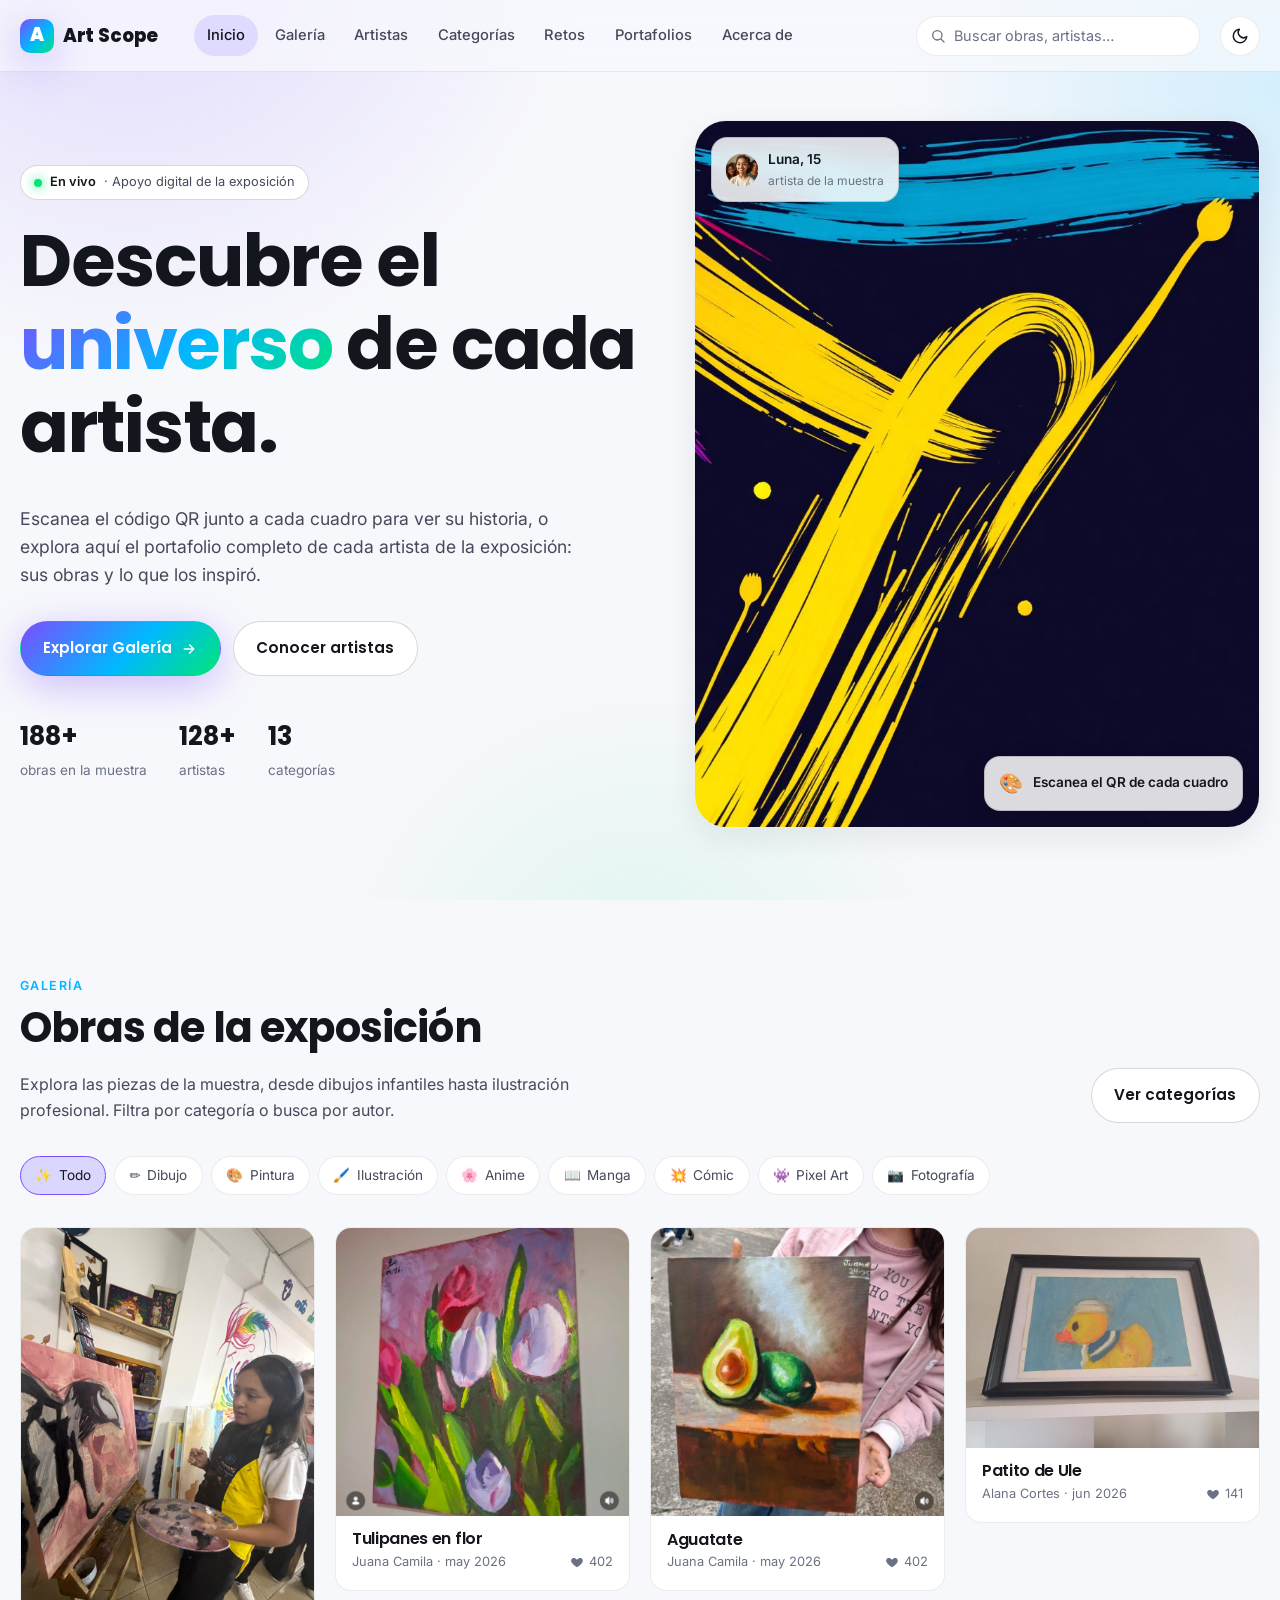
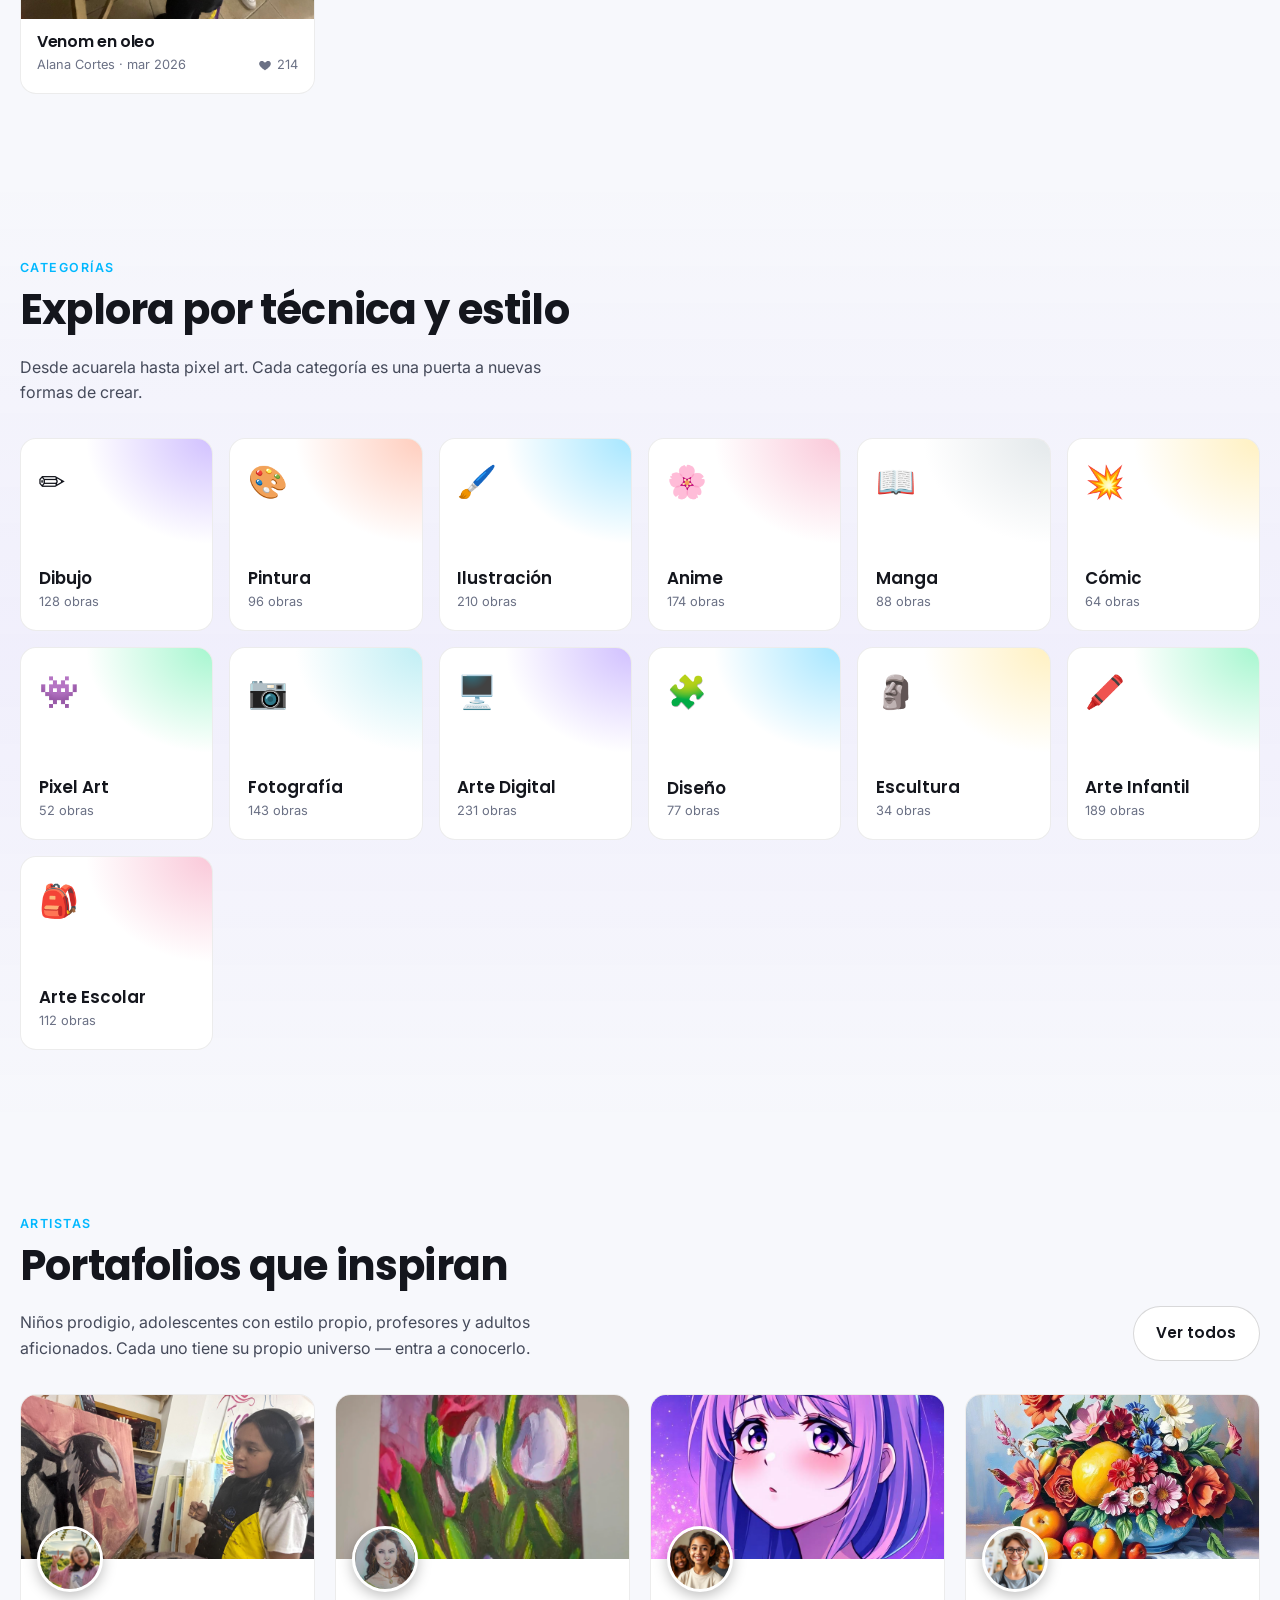
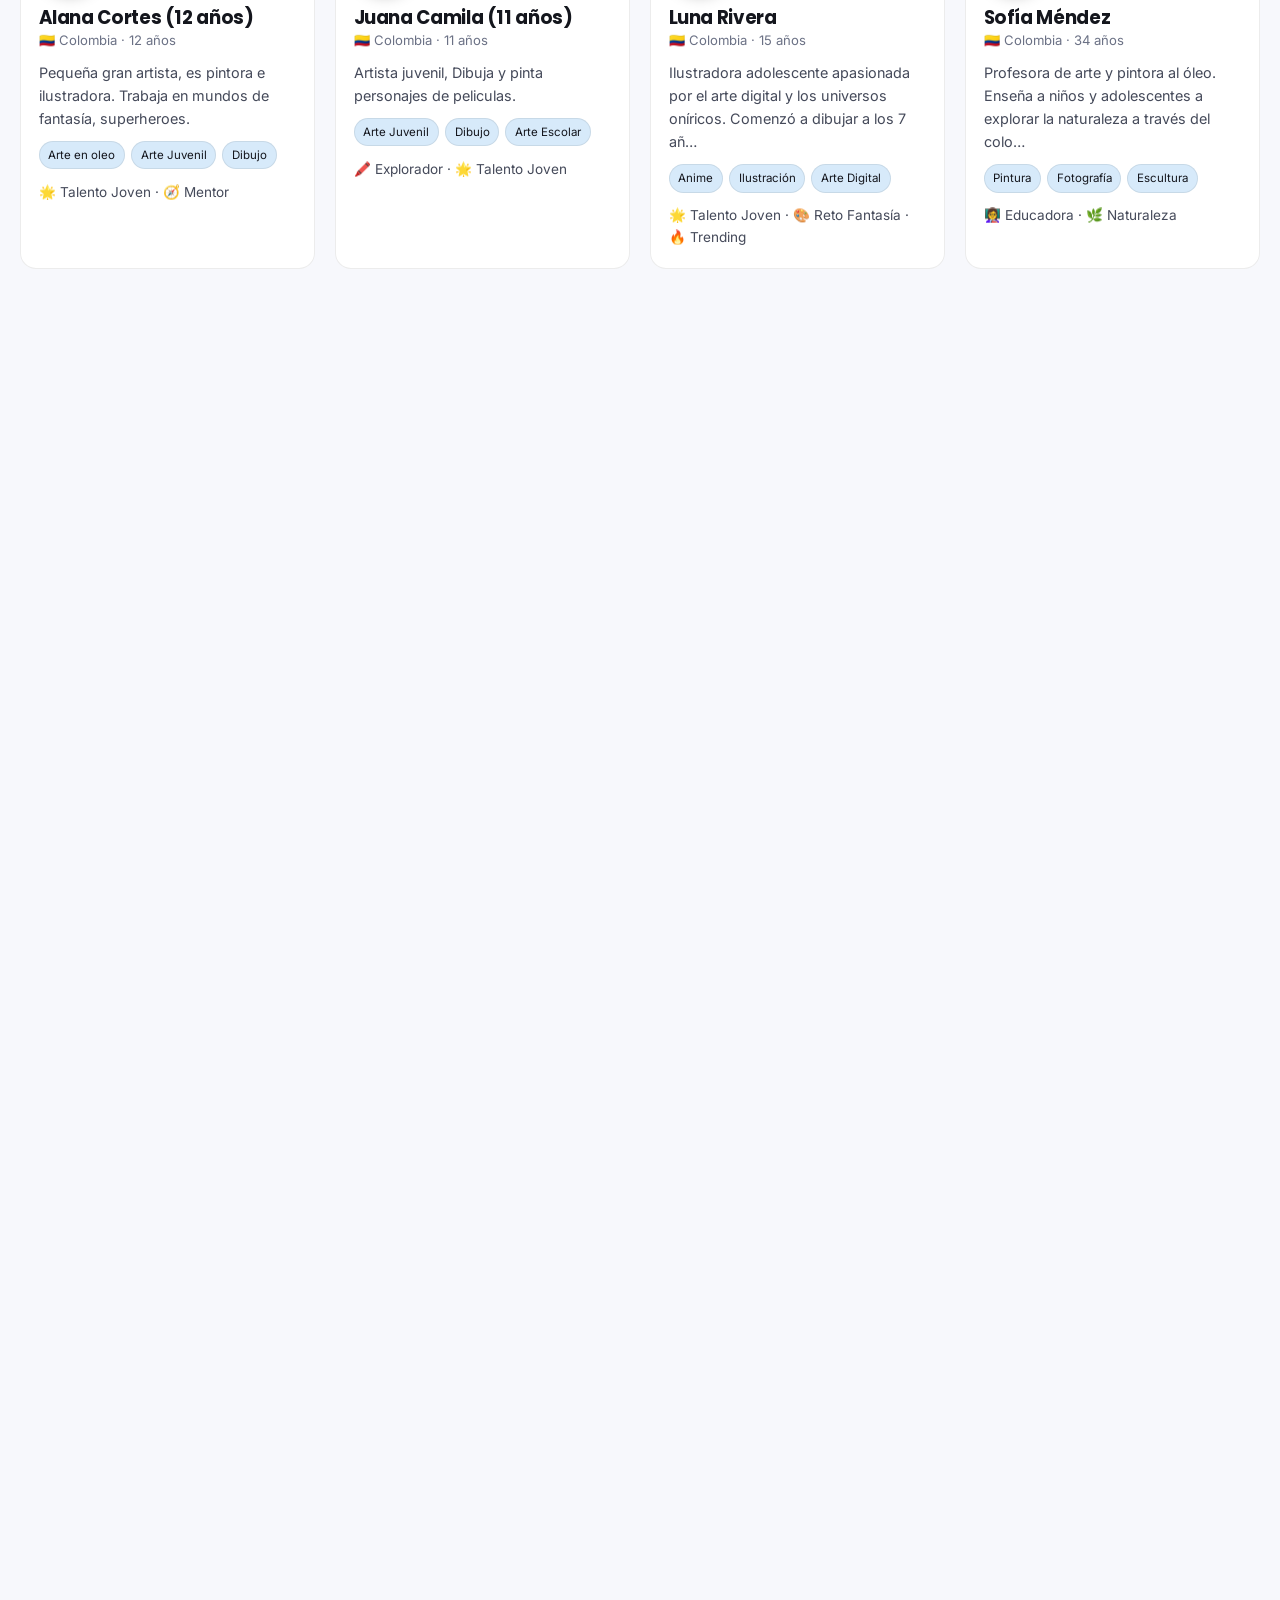
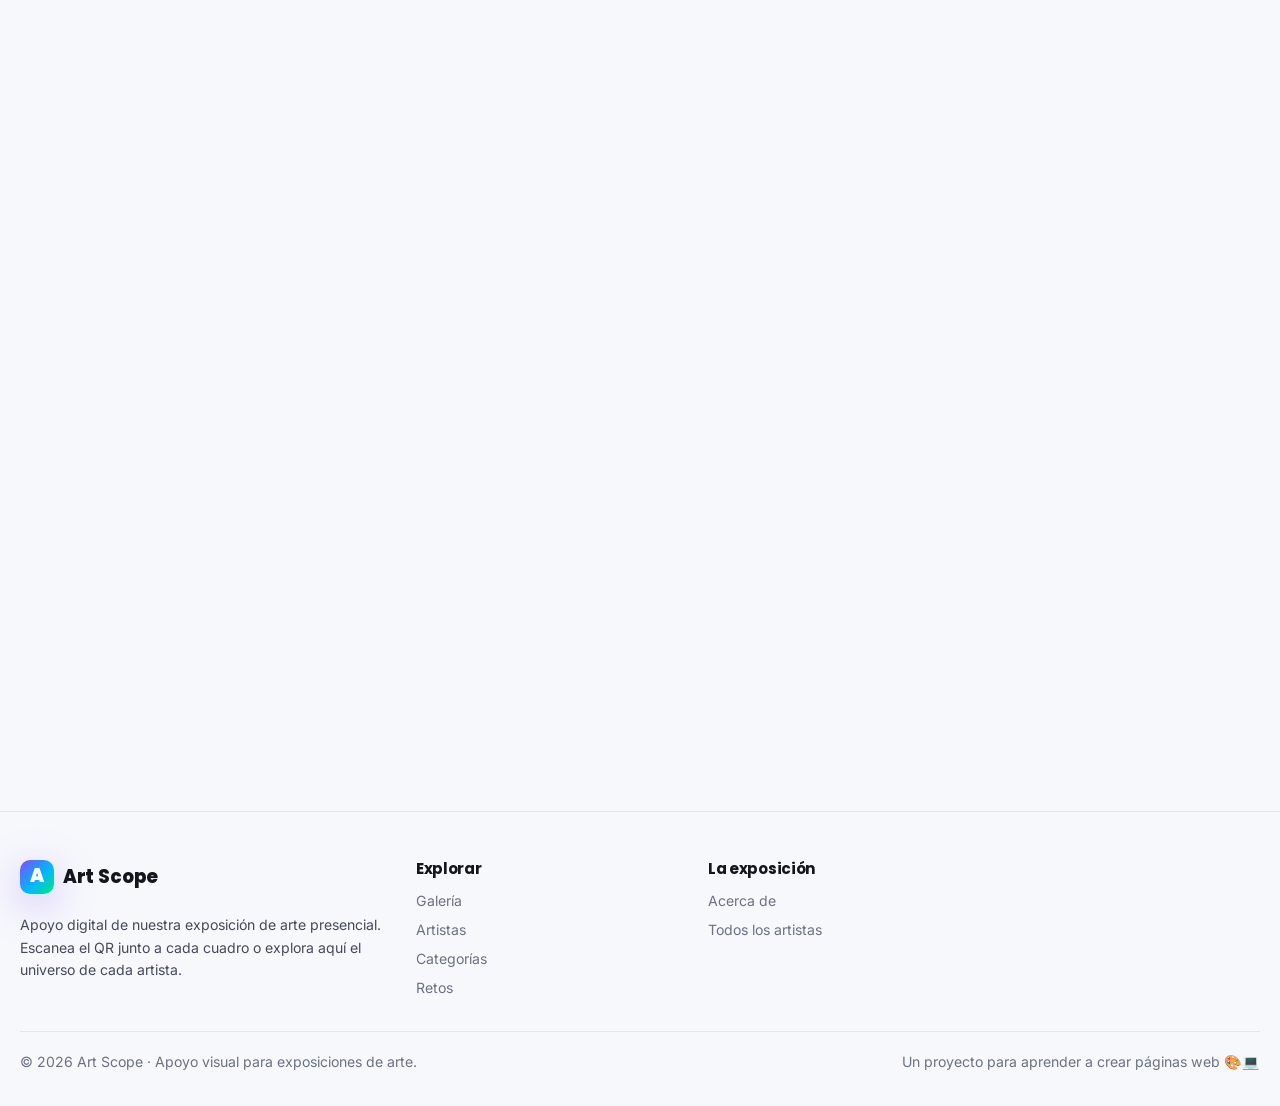
<file: public/artscope/index.html>
<!doctype html>
<html lang="es">
<head>
  <meta charset="utf-8" />
  <meta name="viewport" content="width=device-width, initial-scale=1" />
  <title>Art Scope — Exposición de arte y portafolios de nuestros artistas</title>
  <meta name="description" content="Art Scope es el apoyo digital de nuestra exposición de arte: descubre el universo de cada artista, su portafolio y la historia detrás de cada obra." />
  <meta name="theme-color" content="#0F1117" />

  <meta property="og:type" content="website" />
  <meta property="og:title" content="Art Scope — Descubre el universo de cada artista" />
  <meta property="og:description" content="Apoyo digital de nuestra exposición de arte: portafolios, obras e historias de cada artista." />
  <meta property="og:image" content="assets/illustrations/hero.jpg" />
  <meta name="twitter:card" content="summary_large_image" />

  <link rel="preconnect" href="https://fonts.googleapis.com" />
  <link rel="preconnect" href="https://fonts.gstatic.com" crossorigin />
  <link href="https://fonts.googleapis.com/css2?family=Inter:wght@400;500;600;700&family=Poppins:wght@500;600;700;800&display=swap" rel="stylesheet" />

  <link rel="stylesheet" href="css/style.css" />
  <link rel="stylesheet" href="css/animations.css" />
  <link rel="stylesheet" href="css/responsive.css" />
</head>
<body>

  <a href="#main" class="btn btn--ghost" style="position:absolute;left:-9999px;top:0" onfocus="this.style.left='1rem';this.style.top='1rem';this.style.zIndex='999'" onblur="this.style.left='-9999px'">Saltar al contenido</a>

  <!-- ============ NAV ============ -->
  <header class="nav" data-open="false">
    <div class="container nav__inner">
      <a href="#top" class="logo" aria-label="Art Scope inicio">
        <span class="logo__mark" aria-hidden="true"><span>A</span></span>
        Art Scope
      </a>

      <nav aria-label="Principal">
        <ul class="nav__menu">
          <li><a href="#top" class="is-active">Inicio</a></li>
          <li><a href="#galeria">Galería</a></li>
          <li><a href="#artistas">Artistas</a></li>
          <li><a href="#categorias">Categorías</a></li>
          <li><a href="#retos">Retos</a></li>
          <li><a href="#portafolios">Portafolios</a></li>
          <li><a href="#acerca">Acerca de</a></li>
        </ul>
      </nav>

      <div class="nav__spacer"></div>

      <label class="search" role="search">
        <svg viewBox="0 0 24 24" fill="none" stroke="currentColor" stroke-width="2" stroke-linecap="round" stroke-linejoin="round" aria-hidden="true">
          <circle cx="11" cy="11" r="7"/><line x1="21" y1="21" x2="16.65" y2="16.65"/>
        </svg>
        <input id="search-input" type="search" placeholder="Buscar obras, artistas…" aria-label="Buscar" />
      </label>

      <button id="theme-toggle" class="icon-btn" type="button" aria-label="Cambiar tema">
        <svg viewBox="0 0 24 24" fill="none" stroke="currentColor" stroke-width="2" stroke-linecap="round" stroke-linejoin="round" aria-hidden="true"><circle cx="12" cy="12" r="4"/><path d="M12 2v2M12 20v2M4.93 4.93l1.41 1.41M17.66 17.66l1.41 1.41M2 12h2M20 12h2M4.93 19.07l1.41-1.41M17.66 6.34l1.41-1.41"/></svg>
      </button>

      <button class="nav__toggle" type="button" aria-controls="nav-menu" aria-expanded="false" aria-label="Abrir menú">
        <span aria-hidden="true"></span>
      </button>
    </div>
  </header>

  <main id="main">

    <!-- ============ HERO ============ -->
    <section class="hero" id="top">
      <div class="container hero__grid">
        <div>
          <span class="hero__eyebrow"><span class="dot" aria-hidden="true"></span> <b>En vivo</b> · Apoyo digital de la exposición</span>
          <h1>Descubre el <span class="grad">universo</span> de cada artista.</h1>
          <p class="hero__lead">
            Escanea el código QR junto a cada cuadro para ver su historia, o
            explora aquí el portafolio completo de cada artista de la
            exposición: sus obras y lo que los inspiró.
          </p>
          <div class="hero__cta">
            <a href="#galeria" class="btn btn--primary">
              Explorar Galería
              <svg width="16" height="16" viewBox="0 0 24 24" fill="none" stroke="currentColor" stroke-width="2.4" stroke-linecap="round" stroke-linejoin="round" aria-hidden="true"><path d="M5 12h14M13 6l6 6-6 6"/></svg>
            </a>
            <a href="#artistas" class="btn btn--ghost">Conocer artistas</a>
          </div>
          <div class="hero__stats" role="list">
            <div class="hero__stat" role="listitem"><b id="stat-works">—</b><span>obras en la muestra</span></div>
            <div class="hero__stat" role="listitem"><b id="stat-artists">—</b><span>artistas</span></div>
            <div class="hero__stat" role="listitem"><b id="stat-cats">—</b><span>categorías</span></div>
          </div>
        </div>

        <div class="hero__art" aria-hidden="false">
          <img src="assets/illustrations/hero.jpg" alt="Ilustración abstracta con trazos de pincel de colores" width="1536" height="1024" fetchpriority="high" />
          <div class="hero__badge hero__badge--top">
            <img class="avatar" src="assets/images/artist1.jpg" alt="" />
            <div>
              <div style="font-weight:600">Luna, 15</div>
              <div style="color:var(--text-mute);font-size:.75rem">artista de la muestra</div>
            </div>
          </div>
          <div class="hero__badge hero__badge--bot">
            <span style="font-size:1.2rem">🎨</span>
            <div style="font-weight:600">Escanea el QR de cada cuadro</div>
          </div>
        </div>
      </div>
    </section>

    <!-- ============ GALERÍA ============ -->
    <section class="section" id="galeria">
      <div class="container">
        <header class="section__head reveal">
          <div>
            <div class="eyebrow">Galería</div>
            <h2>Obras de la exposición</h2>
            <p>Explora las piezas de la muestra, desde dibujos infantiles hasta ilustración profesional. Filtra por categoría o busca por autor.</p>
          </div>
          <a href="#categorias" class="btn btn--ghost">Ver categorías</a>
        </header>

        <div id="gallery-filters" class="filters" role="tablist" aria-label="Filtros de galería"></div>
        <div id="gallery-grid" class="gallery" aria-live="polite">
          <div class="skeleton"></div><div class="skeleton" style="min-height:280px"></div>
          <div class="skeleton" style="min-height:200px"></div><div class="skeleton" style="min-height:260px"></div>
        </div>
      </div>
    </section>

    <!-- ============ CATEGORÍAS ============ -->
    <section class="section" id="categorias" style="background:linear-gradient(180deg,transparent,rgba(124,77,255,.05),transparent)">
      <div class="container">
        <header class="section__head reveal">
          <div>
            <div class="eyebrow">Categorías</div>
            <h2>Explora por técnica y estilo</h2>
            <p>Desde acuarela hasta pixel art. Cada categoría es una puerta a nuevas formas de crear.</p>
          </div>
        </header>
        <div id="categories-grid" class="cat-grid" aria-label="Categorías de arte"></div>
      </div>
    </section>

    <!-- ============ ARTISTAS ============ -->
    <section class="section" id="artistas">
      <div class="container">
        <header class="section__head reveal">
          <div>
            <div class="eyebrow">Artistas</div>
            <h2>Portafolios que inspiran</h2>
            <p>Niños prodigio, adolescentes con estilo propio, profesores y adultos aficionados. Cada uno tiene su propio universo — entra a conocerlo.</p>
          </div>
          <a href="#portafolios" class="btn btn--ghost">Ver todos</a>
        </header>
        <div id="artists-grid" class="artist-grid"></div>
      </div>
    </section>

    <!-- ============ RETOS ============ -->
    <section class="section" id="retos">
      <div class="container">
        <header class="section__head reveal">
          <div>
            <div class="eyebrow">Retos creativos</div>
            <h2>Desafíos mensuales para practicar</h2>
            <p>Un tema cada mes para inspirarte. Participa y publica tu versión en la galería.</p>
          </div>
        </header>
        <div id="challenges-grid" class="challenge-grid"></div>
      </div>
    </section>

    <!-- ============ PORTAFOLIOS CTA ============ -->
    <section class="section" id="portafolios">
      <div class="container">
        <div class="pf-cta reveal">
          <div>
            <div class="eyebrow">Portafolios</div>
            <h2 style="margin-bottom:.6rem">Cada artista tiene su propio universo.</h2>
            <p>Entra al portafolio de cada creador para ver todas sus obras, su historia y lo que lo inspira. Síguelo desde el QR junto a cada cuadro o explóralo aquí mismo.</p>
            <div class="hero__cta" style="margin-top:1.2rem">
              <a class="btn btn--yellow" href="#artistas">Explorar artistas</a>
              <a class="btn btn--ghost" href="#galeria">Ver galería completa</a>
            </div>
          </div>
          <div id="pf-avatars" class="pf-cta__list" aria-label="Artistas destacados"></div>
        </div>
      </div>
    </section>

    <!-- ============ ACERCA ============ -->
    <section class="section" id="acerca">
      <div class="container">
        <header class="section__head reveal">
          <div>
            <div class="eyebrow">Acerca de</div>
            <h2>Un espacio seguro, creativo y para todos</h2>
            <p>Diseñamos Art Scope pensando en familias, escuelas y artistas independientes. Sin distracciones, sin anuncios invasivos.</p>
          </div>
        </header>
        <div class="about-grid">
          <div class="about-card reveal" data-delay="1">
            <div class="about-card__icon" aria-hidden="true">🛡️</div>
            <h3>Seguro para menores</h3>
            <p>Espacio moderado, sin mensajería privada. Pensado para que niños y niñas exploren con tranquilidad.</p>
          </div>
          <div class="about-card reveal" data-delay="2">
            <div class="about-card__icon" aria-hidden="true">🎓</div>
            <h3>Educativo</h3>
            <p>Retos, tutoriales y colecciones curadas por profesores de arte que acompañan tu aprendizaje.</p>
          </div>
          <div class="about-card reveal" data-delay="3">
            <div class="about-card__icon" aria-hidden="true">🌍</div>
            <h3>Todas las edades</h3>
            <p>Artistas de distintas edades y países exponiendo juntos. Muchas voces, muchos estilos, una sola exposición.</p>
          </div>
        </div>
      </div>
    </section>

  </main>

  <!-- ============ FOOTER ============ -->
  <footer class="footer">
    <div class="container">
      <div class="footer__grid">
        <div>
          <a href="#top" class="logo" style="margin-bottom:.8rem">
            <span class="logo__mark" aria-hidden="true"><span>A</span></span>
            Art Scope
          </a>
          <p style="margin-top:.5rem">Apoyo digital de nuestra exposición de arte presencial. Escanea el QR junto a cada cuadro o explora aquí el universo de cada artista.</p>
        </div>
        <div>
          <h4>Explorar</h4>
          <ul>
            <li><a href="#galeria">Galería</a></li>
            <li><a href="#artistas">Artistas</a></li>
            <li><a href="#categorias">Categorías</a></li>
            <li><a href="#retos">Retos</a></li>
          </ul>
        </div>
        <div>
          <h4>La exposición</h4>
          <ul>
            <li><a href="#acerca">Acerca de</a></li>
            <li><a href="#artistas">Todos los artistas</a></li>
          </ul>
        </div>
      </div>
      <div class="footer__bottom">
        <div>© <span id="year">2026</span> Art Scope · Apoyo visual para exposiciones de arte.</div>
        <div>Un proyecto para aprender a crear páginas web 🎨💻</div>
      </div>
    </div>
  </footer>

  <div id="toast" class="toast" role="status" aria-live="polite"></div>

  <script type="module" src="js/main.js"></script>
</body>
</html>
</file>
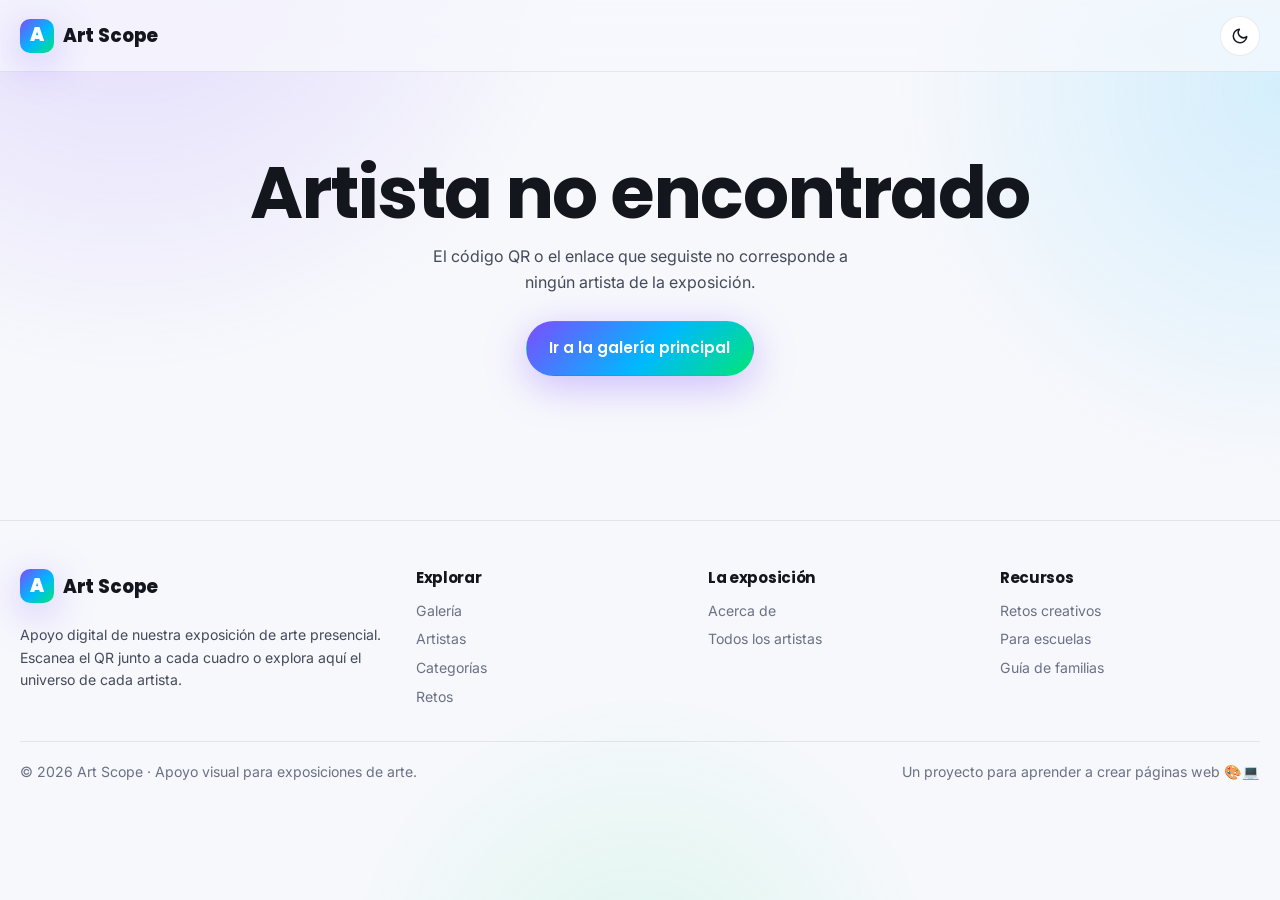
<file: public/artscope/artista.html>
<!doctype html>
<html lang="es">
<head>
  <meta charset="utf-8" />
  <meta name="viewport" content="width=device-width, initial-scale=1" />
  <title>Artista — Art Scope</title>
  <meta name="description" content="Entra al universo de este artista: su historia, su portafolio y todas sus obras en la exposición." />
  <meta name="theme-color" content="#0F1117" />

  <meta property="og:type" content="profile" />
  <meta name="twitter:card" content="summary_large_image" />

  <link rel="preconnect" href="https://fonts.googleapis.com" />
  <link rel="preconnect" href="https://fonts.gstatic.com" crossorigin />
  <link href="https://fonts.googleapis.com/css2?family=Inter:wght@400;500;600;700&family=Poppins:wght@500;600;700;800&display=swap" rel="stylesheet" />

  <link rel="stylesheet" href="css/style.css" />
  <link rel="stylesheet" href="css/animations.css" />
  <link rel="stylesheet" href="css/responsive.css" />
</head>
<body>

  <a href="#main" class="btn btn--ghost" style="position:absolute;left:-9999px;top:0" onfocus="this.style.left='1rem';this.style.top='1rem';this.style.zIndex='999'" onblur="this.style.left='-9999px'">Saltar al contenido</a>

  <!-- ============ NAV ============ -->
  <header class="nav">
    <div class="container nav__inner">
      <a href="index.html" class="logo" aria-label="Art Scope inicio">
        <span class="logo__mark" aria-hidden="true"><span>A</span></span>
        Art Scope
      </a>

      <div class="nav__spacer"></div>

      <button id="theme-toggle" class="icon-btn" type="button" aria-label="Cambiar tema">
        <svg viewBox="0 0 24 24" fill="none" stroke="currentColor" stroke-width="2" stroke-linecap="round" stroke-linejoin="round" aria-hidden="true"><circle cx="12" cy="12" r="4"/><path d="M12 2v2M12 20v2M4.93 4.93l1.41 1.41M17.66 17.66l1.41 1.41M2 12h2M20 12h2M4.93 19.07l1.41-1.41M17.66 6.34l1.41-1.41"/></svg>
      </button>
    </div>
  </header>

  <main id="main">
    <div id="artista-root">
      <!-- ============ PERFIL DEL ARTISTA (rellenado por js/artista.js) ============ -->
      <section class="section" id="perfil" style="padding-top:calc(var(--nav-h) + 2rem)">
        <div class="container">
          <a href="index.html#artistas" class="btn btn--ghost obra-back">
            <svg width="16" height="16" viewBox="0 0 24 24" fill="none" stroke="currentColor" stroke-width="2.4" stroke-linecap="round" stroke-linejoin="round" aria-hidden="true"><path d="M19 12H5M11 18l-6-6 6-6"/></svg>
            Volver a artistas
          </a>

          <div class="obra-artist reveal" id="artista-profile" style="margin-top:2rem" hidden>
            <img class="obra-artist__avatar" id="artista-avatar" src="" alt="" style="width:96px;height:96px" />
            <div>
              <div class="eyebrow" id="artista-eyebrow" style="margin-bottom:.15rem">Universo de artista</div>
              <h1 id="artista-name" style="margin:0 0 .2rem"></h1>
              <div class="artist__country" id="artista-meta"></div>
              <p class="obra-artist__bio" id="artista-bio"></p>
              <div class="artist__specs" id="artista-specs" aria-label="Especialidades"></div>
              <div class="obra-artist__social" id="artista-social" aria-label="Redes sociales del artista"></div>
            </div>
          </div>
        </div>
      </section>

      <section class="section" id="portafolio" style="padding-top:1rem">
        <div class="container">
          <header class="section__head reveal">
            <div>
              <div class="eyebrow">Portafolio</div>
              <h2 id="artista-galeria-title">Obras en la exposición</h2>
              <p>Todas las piezas de este artista que forman parte de la muestra.</p>
            </div>
          </header>
          <div id="artista-gallery" class="gallery" aria-live="polite"></div>
        </div>
      </section>
    </div>
  </main>

  <!-- ============ FOOTER ============ -->
  <footer class="footer">
    <div class="container">
      <div class="footer__grid">
        <div>
          <a href="index.html" class="logo" style="margin-bottom:.8rem">
            <span class="logo__mark" aria-hidden="true"><span>A</span></span>
            Art Scope
          </a>
          <p style="margin-top:.5rem">Apoyo digital de nuestra exposición de arte presencial. Escanea el QR junto a cada cuadro o explora aquí el universo de cada artista.</p>
        </div>
        <div>
          <h4>Explorar</h4>
          <ul>
            <li><a href="index.html#galeria">Galería</a></li>
            <li><a href="index.html#artistas">Artistas</a></li>
            <li><a href="index.html#categorias">Categorías</a></li>
            <li><a href="index.html#retos">Retos</a></li>
          </ul>
        </div>
        <div>
          <h4>La exposición</h4>
          <ul>
            <li><a href="index.html#acerca">Acerca de</a></li>
            <li><a href="index.html#artistas">Todos los artistas</a></li>
          </ul>
        </div>
        <div>
          <h4>Recursos</h4>
          <ul>
            <li><a href="index.html#retos">Retos creativos</a></li>
            <li><a href="index.html#acerca">Para escuelas</a></li>
            <li><a href="index.html#acerca">Guía de familias</a></li>
          </ul>
        </div>
      </div>
      <div class="footer__bottom">
        <div>© <span id="year">2026</span> Art Scope · Apoyo visual para exposiciones de arte.</div>
        <div>Un proyecto para aprender a crear páginas web 🎨💻</div>
      </div>
    </div>
  </footer>

  <div id="toast" class="toast" role="status" aria-live="polite"></div>

  <script type="module" src="js/artista.js"></script>
</body>
</html>
</file>
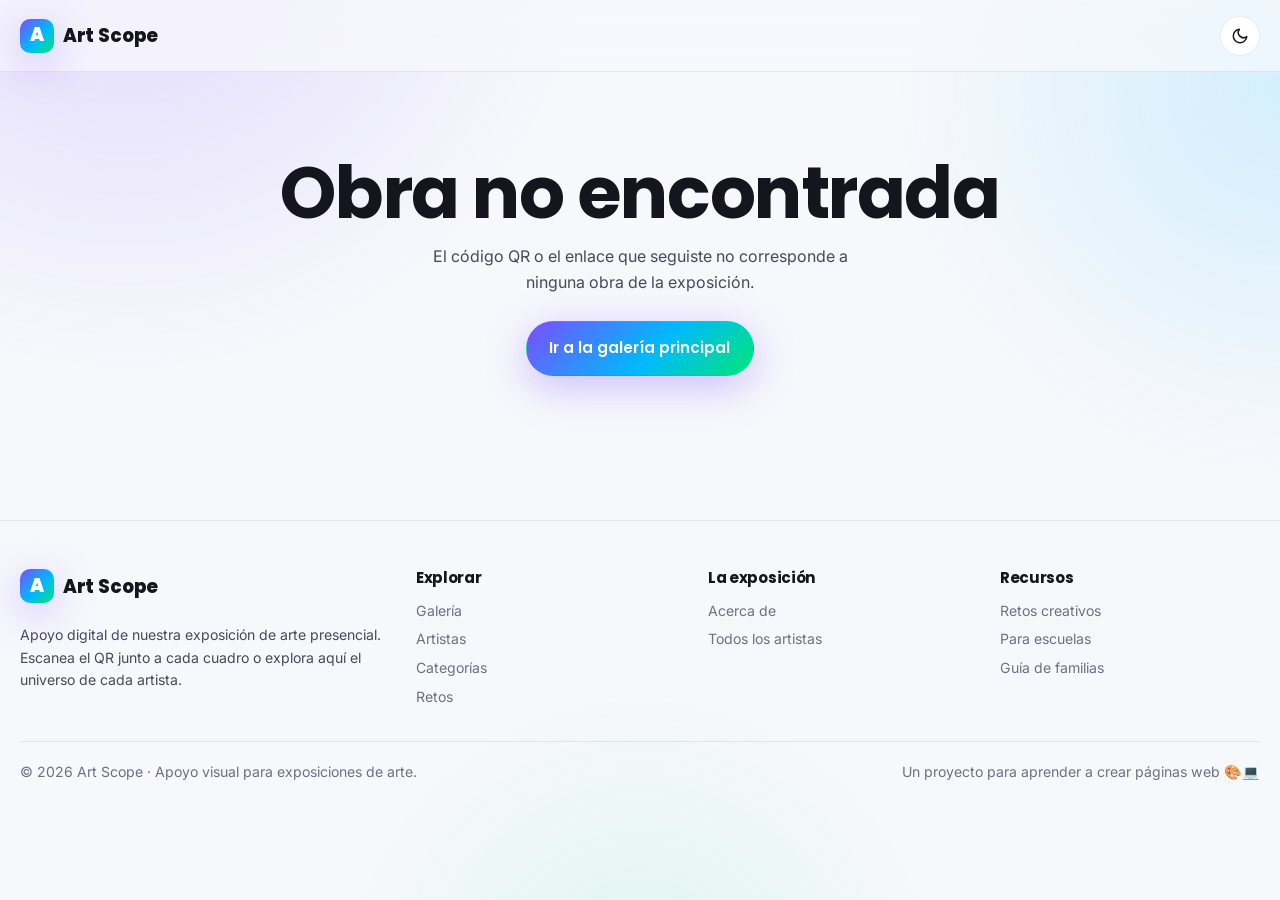
<file: public/artscope/obra.html>
<!doctype html>
<html lang="es">
<head>
  <meta charset="utf-8" />
  <meta name="viewport" content="width=device-width, initial-scale=1" />
  <title>Obra — Art Scope</title>
  <meta name="description" content="Descubre los detalles de esta obra: la técnica, qué inspiró al artista y sus redes sociales." />
  <meta name="theme-color" content="#0F1117" />

  <meta property="og:type" content="article" />
  <meta name="twitter:card" content="summary_large_image" />

  <link rel="preconnect" href="https://fonts.googleapis.com" />
  <link rel="preconnect" href="https://fonts.gstatic.com" crossorigin />
  <link href="https://fonts.googleapis.com/css2?family=Inter:wght@400;500;600;700&family=Poppins:wght@500;600;700;800&display=swap" rel="stylesheet" />

  <link rel="stylesheet" href="css/style.css" />
  <link rel="stylesheet" href="css/animations.css" />
  <link rel="stylesheet" href="css/responsive.css" />
</head>
<body>

  <a href="#main" class="btn btn--ghost" style="position:absolute;left:-9999px;top:0" onfocus="this.style.left='1rem';this.style.top='1rem';this.style.zIndex='999'" onblur="this.style.left='-9999px'">Saltar al contenido</a>

  <!-- ============ NAV ============ -->
  <header class="nav">
    <div class="container nav__inner">
      <a href="index.html" class="logo" aria-label="Art Scope inicio">
        <span class="logo__mark" aria-hidden="true"><span>A</span></span>
        Art Scope
      </a>

      <div class="nav__spacer"></div>

      <button id="theme-toggle" class="icon-btn" type="button" aria-label="Cambiar tema">
        <svg viewBox="0 0 24 24" fill="none" stroke="currentColor" stroke-width="2" stroke-linecap="round" stroke-linejoin="round" aria-hidden="true"><circle cx="12" cy="12" r="4"/><path d="M12 2v2M12 20v2M4.93 4.93l1.41 1.41M17.66 17.66l1.41 1.41M2 12h2M20 12h2M4.93 19.07l1.41-1.41M17.66 6.34l1.41-1.41"/></svg>
      </button>
    </div>
  </header>

  <main id="main">
    <div id="obra-root">
      <!-- ============ DETALLE DE OBRA (rellenado por js/obra.js) ============ -->
      <section class="section" id="detalle" style="padding-top:calc(var(--nav-h) + 2rem)">
        <div class="container">
          <a href="index.html#galeria" class="btn btn--ghost obra-back">
            <svg width="16" height="16" viewBox="0 0 24 24" fill="none" stroke="currentColor" stroke-width="2.4" stroke-linecap="round" stroke-linejoin="round" aria-hidden="true"><path d="M19 12H5M11 18l-6-6 6-6"/></svg>
            Volver a la galería
          </a>

          <div class="obra-detail reveal" style="margin-top:2rem">
            <div class="obra-detail__media">
              <img id="obra-img" src="" alt="" width="900" />
            </div>
            <div class="obra-detail__info">
              <div class="eyebrow" id="obra-cat"></div>
              <h1 id="obra-title"></h1>
              <div class="obra-detail__meta">
                <span id="obra-author"></span>
                <span id="obra-date"></span>
                <span class="card__favs" id="obra-favs"></span>
              </div>
              <p id="obra-desc"></p>

              <div class="obra-detail__block">
                <h3>Qué inspiró esta obra</h3>
                <p id="obra-inspiration"></p>
              </div>

              <div class="obra-detail__block">
                <h3>Materiales y herramientas</h3>
                <ul class="obra-tools" id="obra-tools"></ul>
              </div>

              <div class="obra-detail__block artist__specs" id="obra-tags" aria-label="Etiquetas"></div>
            </div>
          </div>

          <div class="obra-artist reveal" id="obra-artist" hidden>
            <img class="obra-artist__avatar" id="obra-artist-avatar" src="" alt="" />
            <div>
              <div class="eyebrow" style="margin-bottom:.15rem">Sobre el artista</div>
              <h3 id="obra-artist-name" style="margin:0"></h3>
              <p class="obra-artist__bio" id="obra-artist-bio"></p>
              <div class="obra-artist__social" id="obra-artist-social" aria-label="Redes sociales del artista"></div>
              <a id="obra-artist-link" href="#" class="btn btn--ghost" style="margin-top:1rem">
                Ver su portafolio completo
                <svg width="16" height="16" viewBox="0 0 24 24" fill="none" stroke="currentColor" stroke-width="2.4" stroke-linecap="round" stroke-linejoin="round" aria-hidden="true"><path d="M5 12h14M13 6l6 6-6 6"/></svg>
              </a>
            </div>
          </div>
        </div>
      </section>
    </div>
  </main>

  <!-- ============ FOOTER ============ -->
  <footer class="footer">
    <div class="container">
      <div class="footer__grid">
        <div>
          <a href="index.html" class="logo" style="margin-bottom:.8rem">
            <span class="logo__mark" aria-hidden="true"><span>A</span></span>
            Art Scope
          </a>
          <p style="margin-top:.5rem">Apoyo digital de nuestra exposición de arte presencial. Escanea el QR junto a cada cuadro o explora aquí el universo de cada artista.</p>
        </div>
        <div>
          <h4>Explorar</h4>
          <ul>
            <li><a href="index.html#galeria">Galería</a></li>
            <li><a href="index.html#artistas">Artistas</a></li>
            <li><a href="index.html#categorias">Categorías</a></li>
            <li><a href="index.html#retos">Retos</a></li>
          </ul>
        </div>
        <div>
          <h4>La exposición</h4>
          <ul>
            <li><a href="index.html#acerca">Acerca de</a></li>
            <li><a href="index.html#artistas">Todos los artistas</a></li>
          </ul>
        </div>
        <div>
          <h4>Recursos</h4>
          <ul>
            <li><a href="index.html#retos">Retos creativos</a></li>
            <li><a href="index.html#acerca">Para escuelas</a></li>
            <li><a href="index.html#acerca">Guía de familias</a></li>
          </ul>
        </div>
      </div>
      <div class="footer__bottom">
        <div>© <span id="year">2026</span> Art Scope · Apoyo visual para exposiciones de arte.</div>
        <div>Un proyecto para aprender a crear páginas web 🎨💻</div>
      </div>
    </div>
  </footer>

  <div id="toast" class="toast" role="status" aria-live="polite"></div>

  <script type="module" src="js/obra.js"></script>
</body>
</html>
</file>
<file: public/artscope/css/style.css>
/* ==========================================================================
   Art Scope — Design System
   Paleta oscura moderna, tipografía Poppins/Inter, tokens en variables CSS.
   ========================================================================== */

:root {
  /* Colores marca */
  --bg: #0F1117;
  --bg-2: #181A20;
  --surface: #1F222B;
  --surface-2: #262A35;
  --border: rgba(255, 255, 255, 0.08);
  --border-strong: rgba(255, 255, 255, 0.16);

  --text: #F5F7FA;
  --text-dim: #B4B8C5;
  --text-mute: #7B8195;

  --purple: #7C4DFF;
  --blue: #00B8FF;
  --yellow: #FFD54F;
  --green: #00E676;
  --pink: #F06292;
  --orange: #FF7043;

  --grad-hero: linear-gradient(135deg, #7C4DFF 0%, #00B8FF 55%, #00E676 100%);
  --grad-yellow: linear-gradient(135deg, #FFD54F 0%, #FF7043 100%);
  --grad-purple: linear-gradient(135deg, #7C4DFF 0%, #F06292 100%);

  --shadow-sm: 0 4px 14px rgba(0,0,0,.25);
  --shadow-md: 0 10px 30px rgba(0,0,0,.35);
  --shadow-glow: 0 10px 40px rgba(124, 77, 255, .35);

  --radius-sm: 10px;
  --radius: 16px;
  --radius-lg: 24px;
  --radius-xl: 32px;

  --container: 1240px;
  --nav-h: 72px;

  --font-display: "Poppins", system-ui, -apple-system, "Segoe UI", Roboto, sans-serif;
  --font-body: "Inter", system-ui, -apple-system, "Segoe UI", Roboto, sans-serif;

  --ease: cubic-bezier(.2,.7,.2,1);
}

/* Modo claro */
html[data-theme="light"] {
  --bg: #F7F8FC;
  --bg-2: #FFFFFF;
  --surface: #FFFFFF;
  --surface-2: #F0F2F8;
  --border: rgba(15, 17, 23, 0.08);
  --border-strong: rgba(15, 17, 23, 0.16);
  --text: #14161D;
  --text-dim: #454A5A;
  --text-mute: #6B7185;
  --shadow-md: 0 10px 30px rgba(20, 22, 29, .08);
}

/* Reset */
*,
*::before,
*::after { box-sizing: border-box; }

html {
  scroll-behavior: smooth;
  -webkit-text-size-adjust: 100%;
}

body {
  margin: 0;
  font-family: var(--font-body);
  background: var(--bg);
  color: var(--text);
  line-height: 1.6;
  min-height: 100dvh;
  -webkit-font-smoothing: antialiased;
  overflow-x: hidden;
}

body::before {
  /* Fondo decorativo suave con blobs de color */
  content: "";
  position: fixed;
  inset: 0;
  z-index: -1;
  background:
    radial-gradient(60vw 60vw at 10% -10%, rgba(124,77,255,.18), transparent 60%),
    radial-gradient(50vw 50vw at 100% 10%, rgba(0,184,255,.14), transparent 60%),
    radial-gradient(40vw 40vw at 50% 110%, rgba(0,230,118,.10), transparent 60%);
  pointer-events: none;
}

img { max-width: 100%; display: block; }

a { color: inherit; text-decoration: none; }

button { font: inherit; cursor: pointer; border: 0; background: none; color: inherit; }

:focus-visible {
  outline: 2px solid var(--blue);
  outline-offset: 3px;
  border-radius: 6px;
}

/* Tipografía */
h1, h2, h3, h4 { font-family: var(--font-display); font-weight: 700; letter-spacing: -0.02em; margin: 0 0 .5em; line-height: 1.15; }
h1 { font-size: clamp(2.2rem, 5vw + 1rem, 4.5rem); }
h2 { font-size: clamp(1.6rem, 2.2vw + 1rem, 2.6rem); }
h3 { font-size: 1.25rem; }
p  { margin: 0 0 1em; color: var(--text-dim); }

.container {
  width: min(100% - 2rem, var(--container));
  margin-inline: auto;
}

/* ==========================================================================
   Navegación
   ========================================================================== */

.nav {
  position: fixed;
  inset: 0 0 auto 0;
  height: var(--nav-h);
  z-index: 100;
  backdrop-filter: saturate(160%) blur(14px);
  -webkit-backdrop-filter: saturate(160%) blur(14px);
  background: color-mix(in oklab, var(--bg) 75%, transparent);
  border-bottom: 1px solid var(--border);
}

.nav__inner {
  height: 100%;
  display: flex;
  align-items: center;
  gap: 1.25rem;
}

.logo {
  display: inline-flex;
  align-items: center;
  gap: .55rem;
  font-family: var(--font-display);
  font-weight: 800;
  font-size: 1.15rem;
  letter-spacing: -.01em;
  color: var(--text);
}
.logo__mark {
  width: 34px; height: 34px;
  display: grid; place-items: center;
  border-radius: 10px;
  background: var(--grad-hero);
  box-shadow: var(--shadow-glow);
  color: #fff;
  font-weight: 900;
}
.logo__mark span { transform: translateY(-1px); }

.nav__menu {
  display: flex;
  align-items: center;
  gap: .25rem;
  margin-left: 1rem;
  list-style: none;
  padding: 0;
}
.nav__menu a {
  display: inline-block;
  padding: .55rem .8rem;
  border-radius: 999px;
  color: var(--text-dim);
  font-size: .92rem;
  font-weight: 500;
  transition: color .2s var(--ease), background .2s var(--ease);
}
.nav__menu a:hover { color: var(--text); background: var(--surface); }
.nav__menu a.is-active {
  color: var(--text);
  background: color-mix(in oklab, var(--purple) 22%, var(--surface));
}

.nav__spacer { flex: 1; }

.search {
  position: relative;
  display: flex;
  align-items: center;
  background: var(--surface);
  border: 1px solid var(--border);
  border-radius: 999px;
  padding: 0 .8rem;
  height: 40px;
  min-width: 220px;
  transition: border-color .2s, background .2s;
}
.search:focus-within { border-color: var(--blue); }
.search svg { width: 16px; height: 16px; color: var(--text-mute); flex-shrink: 0; }
.search input {
  border: 0; outline: 0;
  background: transparent;
  color: var(--text);
  padding: 0 .5rem;
  width: 100%;
  font: inherit;
  font-size: .9rem;
}
.search input::placeholder { color: var(--text-mute); }

.icon-btn {
  width: 40px; height: 40px;
  display: grid; place-items: center;
  border-radius: 999px;
  border: 1px solid var(--border);
  background: var(--surface);
  color: var(--text);
  transition: transform .2s, background .2s, border-color .2s;
}
.icon-btn:hover { background: var(--surface-2); transform: translateY(-1px); }
.icon-btn svg { width: 18px; height: 18px; }

.nav__toggle {
  display: none;
  width: 42px; height: 42px;
  border-radius: 12px;
  background: var(--surface);
  border: 1px solid var(--border);
  color: var(--text);
}
.nav__toggle span,
.nav__toggle span::before,
.nav__toggle span::after {
  content: "";
  display: block;
  width: 18px; height: 2px;
  background: currentColor;
  border-radius: 2px;
  position: relative;
  margin-inline: auto;
  transition: transform .25s var(--ease), top .25s var(--ease);
}
.nav__toggle span::before { position: absolute; top: -6px; }
.nav__toggle span::after  { position: absolute; top:  6px; }

/* ==========================================================================
   Botones
   ========================================================================== */

.btn {
  display: inline-flex;
  align-items: center;
  gap: .55rem;
  padding: .9rem 1.4rem;
  border-radius: 999px;
  font-weight: 600;
  font-family: var(--font-display);
  font-size: .95rem;
  transition: transform .2s var(--ease), box-shadow .2s var(--ease), background .2s;
  will-change: transform;
  border: 1px solid transparent;
  min-height: 44px;
}
.btn:hover { transform: translateY(-2px); }
.btn:active { transform: translateY(0); }

.btn--primary {
  background: var(--grad-hero);
  color: #fff;
  box-shadow: var(--shadow-glow);
}
.btn--ghost {
  background: var(--surface);
  color: var(--text);
  border-color: var(--border-strong);
}
.btn--ghost:hover { background: var(--surface-2); }

.btn--yellow {
  background: var(--grad-yellow);
  color: #1a1200;
}

/* ==========================================================================
   Hero
   ========================================================================== */

.hero {
  padding: calc(var(--nav-h) + 3rem) 0 4rem;
  position: relative;
}
.hero__grid {
  display: grid;
  grid-template-columns: 1.05fr .95fr;
  gap: 3rem;
  align-items: center;
}
.hero__eyebrow {
  display: inline-flex; align-items: center; gap: .5rem;
  padding: .4rem .8rem;
  border: 1px solid var(--border-strong);
  border-radius: 999px;
  background: var(--surface);
  font-size: .8rem;
  color: var(--text-dim);
  margin-bottom: 1.25rem;
}
.hero__eyebrow b { color: var(--text); font-weight: 600; }
.dot { width: 8px; height: 8px; border-radius: 50%; background: var(--green); box-shadow: 0 0 12px var(--green); }

.hero h1 span.grad {
  background: var(--grad-hero);
  -webkit-background-clip: text;
  background-clip: text;
  color: transparent;
}

.hero__lead {
  font-size: 1.1rem;
  color: var(--text-dim);
  max-width: 52ch;
  margin-bottom: 2rem;
}

.hero__cta { display: flex; flex-wrap: wrap; gap: .75rem; }

.hero__stats {
  display: flex;
  gap: 2rem;
  margin-top: 2.5rem;
  flex-wrap: wrap;
}
.hero__stat b {
  display: block;
  font-family: var(--font-display);
  font-size: 1.6rem;
  font-weight: 700;
}
.hero__stat span { color: var(--text-mute); font-size: .85rem; }

.hero__art {
  position: relative;
  aspect-ratio: 4 / 5;
  border-radius: var(--radius-xl);
  overflow: hidden;
  background: var(--surface);
  border: 1px solid var(--border);
  box-shadow: var(--shadow-md);
}
.hero__art img {
  width: 100%; height: 100%;
  object-fit: cover;
  transform: scale(1.02);
  transition: transform 8s ease-out;
}
.hero__art:hover img { transform: scale(1.08); }
.hero__badge {
  position: absolute;
  background: var(--surface);
  border: 1px solid var(--border-strong);
  border-radius: var(--radius);
  padding: .7rem .9rem;
  display: flex; align-items: center; gap: .6rem;
  font-size: .85rem;
  box-shadow: var(--shadow-md);
  backdrop-filter: blur(10px);
  background: color-mix(in oklab, var(--surface) 85%, transparent);
}
.hero__badge--top { top: 1rem; left: 1rem; }
.hero__badge--bot { bottom: 1rem; right: 1rem; }
.hero__badge .avatar { width: 32px; height: 32px; border-radius: 50%; object-fit: cover; }

/* ==========================================================================
   Secciones
   ========================================================================== */

.section { padding: 5rem 0; }
.section__head {
  display: flex; align-items: end; justify-content: space-between;
  gap: 1rem; margin-bottom: 2rem; flex-wrap: wrap;
}
.section__head p { max-width: 55ch; margin: .35rem 0 0; }
.eyebrow {
  display: inline-block;
  font-size: .78rem; font-weight: 600; letter-spacing: .12em;
  text-transform: uppercase;
  color: var(--blue);
  margin-bottom: .5rem;
}

/* Filtros */
.filters {
  display: flex; gap: .5rem; overflow-x: auto;
  padding-bottom: .5rem;
  margin-bottom: 1.5rem;
  scrollbar-width: thin;
}
.chip {
  display: inline-flex; align-items: center; gap: .4rem;
  padding: .5rem .9rem;
  border-radius: 999px;
  background: var(--surface);
  border: 1px solid var(--border);
  color: var(--text-dim);
  font-size: .85rem;
  white-space: nowrap;
  transition: all .2s var(--ease);
}
.chip:hover { color: var(--text); border-color: var(--border-strong); }
.chip.is-active {
  background: color-mix(in oklab, var(--purple) 25%, var(--surface));
  color: var(--text);
  border-color: var(--purple);
}

/* ==========================================================================
   Galería (Masonry con CSS columns)
   ========================================================================== */

.gallery {
  column-count: 4;
  column-gap: 1.25rem;
}
@media (max-width: 1100px) { .gallery { column-count: 3; } }
@media (max-width: 780px)  { .gallery { column-count: 2; } }
@media (max-width: 480px)  { .gallery { column-count: 1; } }

.card {
  break-inside: avoid;
  margin: 0 0 1.25rem;
  border-radius: var(--radius);
  overflow: hidden;
  background: var(--surface);
  border: 1px solid var(--border);
  position: relative;
  transition: transform .3s var(--ease), box-shadow .3s var(--ease), border-color .3s;
}
.card:hover {
  transform: translateY(-4px);
  box-shadow: var(--shadow-md);
  border-color: var(--border-strong);
}
.card__media {
  position: relative;
  overflow: hidden;
}
.card__media img {
  width: 100%; height: auto;
  transition: transform .6s var(--ease);
}
.card:hover .card__media img { transform: scale(1.06); }

.card__overlay {
  position: absolute; inset: auto 0 0 0;
  padding: 1rem;
  background: linear-gradient(to top, rgba(0,0,0,.75), transparent);
  display: flex; justify-content: space-between; align-items: end; gap: .5rem;
  opacity: 0;
  transform: translateY(10px);
  transition: opacity .3s, transform .3s;
}
.card:hover .card__overlay,
.card:focus-within .card__overlay { opacity: 1; transform: none; }

.card__actions { display: flex; gap: .4rem; }
.card__actions .icon-btn {
  width: 36px; height: 36px;
  background: color-mix(in oklab, #000 60%, transparent);
  border-color: rgba(255,255,255,.2);
  color: #fff;
}
.card__actions .icon-btn.is-fav { color: var(--pink); border-color: var(--pink); }

.card__body {
  padding: .9rem 1rem 1.1rem;
}
.card__title {
  font-family: var(--font-display); font-weight: 600; font-size: 1rem;
  color: var(--text);
  margin: 0 0 .2rem;
}
.card__meta {
  display: flex; justify-content: space-between; align-items: center;
  gap: .5rem;
  font-size: .8rem;
  color: var(--text-mute);
}
.card__cat {
  color: var(--blue);
  font-weight: 600;
  font-size: .75rem;
  text-transform: uppercase;
  letter-spacing: .08em;
}
.card__favs { display: inline-flex; align-items: center; gap: .3rem; }

/* ==========================================================================
   Categorías grid
   ========================================================================== */

.cat-grid {
  display: grid;
  grid-template-columns: repeat(auto-fill, minmax(180px, 1fr));
  gap: 1rem;
}
.cat {
  position: relative;
  aspect-ratio: 1 / 1;
  border-radius: var(--radius);
  padding: 1.1rem;
  background: var(--surface);
  border: 1px solid var(--border);
  overflow: hidden;
  display: flex; flex-direction: column; justify-content: space-between;
  transition: transform .3s var(--ease), border-color .3s;
}
.cat::before {
  content: ""; position: absolute; inset: 0;
  background: radial-gradient(120% 100% at 100% 0, var(--cat-color, var(--purple)) 0%, transparent 55%);
  opacity: .35;
  transition: opacity .3s;
  pointer-events: none;
}
.cat:hover { transform: translateY(-4px); border-color: var(--border-strong); }
.cat:hover::before { opacity: .6; }
.cat__icon { font-size: 2rem; }
.cat__name {
  font-family: var(--font-display); font-weight: 600; font-size: 1.05rem;
  color: var(--text);
}
.cat__count { font-size: .8rem; color: var(--text-mute); }

/* ==========================================================================
   Artistas
   ========================================================================== */

.artist-grid {
  display: grid;
  grid-template-columns: repeat(auto-fill, minmax(260px, 1fr));
  gap: 1.25rem;
}
.artist {
  background: var(--surface);
  border: 1px solid var(--border);
  border-radius: var(--radius);
  overflow: hidden;
  transition: transform .3s var(--ease), border-color .3s;
}
.artist:hover { transform: translateY(-4px); border-color: var(--purple); }
.artist__cover {
  aspect-ratio: 16 / 9;
  overflow: hidden;
  position: relative;
  background: var(--surface-2);
}
.artist__cover img { width: 100%; height: 100%; object-fit: cover; transition: transform .5s var(--ease); }
.artist:hover .artist__cover img { transform: scale(1.06); }
.artist__body { padding: 1rem 1.1rem 1.2rem; position: relative; }
.artist__avatar {
  width: 66px; height: 66px; border-radius: 50%;
  border: 3px solid var(--surface);
  background: var(--surface-2);
  object-fit: cover;
  position: absolute; top: -33px; left: 1rem;
  box-shadow: var(--shadow-sm);
}
.artist__name {
  margin: 2rem 0 .1rem;
  font-family: var(--font-display); font-weight: 700; font-size: 1.15rem;
  color: var(--text);
}
.artist__country { font-size: .82rem; color: var(--text-mute); }
.artist__specs { display: flex; flex-wrap: wrap; gap: .35rem; margin-top: .7rem; }
.spec {
  font-size: .72rem;
  padding: .25rem .55rem;
  border-radius: 999px;
  background: color-mix(in oklab, var(--blue) 15%, var(--surface-2));
  color: var(--text);
  border: 1px solid var(--border);
}
.artist__badges { margin-top: .8rem; font-size: .85rem; color: var(--text-dim); }

/* ==========================================================================
   Retos
   ========================================================================== */

.challenge-grid {
  display: grid;
  grid-template-columns: repeat(auto-fill, minmax(240px, 1fr));
  gap: 1rem;
}
.challenge {
  position: relative;
  padding: 1.4rem;
  border-radius: var(--radius);
  background: var(--surface);
  border: 1px solid var(--border);
  overflow: hidden;
  transition: transform .3s var(--ease);
}
.challenge:hover { transform: translateY(-4px); }
.challenge::after {
  content: "";
  position: absolute; inset: auto -20% -60% auto;
  width: 200px; height: 200px; border-radius: 50%;
  background: var(--ch-color, var(--purple));
  filter: blur(50px); opacity: .35;
  pointer-events: none;
}
.challenge__month {
  font-size: .72rem; text-transform: uppercase; letter-spacing: .14em;
  color: var(--ch-color, var(--blue));
  font-weight: 700;
}
.challenge h3 { margin: .35rem 0 .5rem; font-size: 1.4rem; }
.challenge__icon { font-size: 2rem; position: absolute; top: 1rem; right: 1.1rem; }

/* ==========================================================================
   Portafolios teaser
   ========================================================================== */

.pf-cta {
  padding: 3rem;
  border-radius: var(--radius-lg);
  background:
    radial-gradient(60% 100% at 10% 0%, rgba(124,77,255,.35), transparent 60%),
    radial-gradient(60% 100% at 100% 100%, rgba(0,184,255,.30), transparent 60%),
    var(--surface);
  border: 1px solid var(--border-strong);
  display: grid; grid-template-columns: 1.2fr 1fr; gap: 2rem; align-items: center;
}
.pf-cta__list { display: flex; gap: -1rem; align-items: center; }
.pf-cta__list a {
  display: block;
  width: 68px; height: 68px;
  margin-left: -14px;
  transition: transform .2s var(--ease);
}
.pf-cta__list a:first-child { margin-left: 0; }
.pf-cta__list a:hover { transform: translateY(-3px); z-index: 1; position: relative; }
.pf-cta__list img {
  width: 100%; height: 100%; border-radius: 50%; object-fit: cover;
  border: 3px solid var(--bg);
}

/* ==========================================================================
   Acerca
   ========================================================================== */

.about-grid {
  display: grid;
  grid-template-columns: repeat(3, 1fr);
  gap: 1rem;
}
.about-card {
  padding: 1.5rem;
  background: var(--surface);
  border: 1px solid var(--border);
  border-radius: var(--radius);
}
.about-card__icon {
  width: 44px; height: 44px; border-radius: 12px;
  display: grid; place-items: center;
  background: var(--grad-purple);
  color: #fff; font-size: 1.3rem;
  margin-bottom: .8rem;
}
.about-card:nth-child(2) .about-card__icon { background: var(--grad-hero); }
.about-card:nth-child(3) .about-card__icon { background: var(--grad-yellow); color: #1a1200; }

/* ==========================================================================
   Detalle de obra (destino del QR de cada cuadro)
   ========================================================================== */

.obra-back {
  display: inline-flex;
}

.obra-detail {
  display: grid;
  grid-template-columns: 1.1fr 1fr;
  gap: 2.5rem;
  align-items: start;
}
.obra-detail__media {
  position: relative;
  border-radius: var(--radius-lg);
  overflow: hidden;
  background: var(--surface);
  border: 1px solid var(--border);
  box-shadow: var(--shadow-md);
}
.obra-detail__media img {
  width: 100%;
  height: auto;
}
.obra-detail__info h1 {
  margin-bottom: .3rem;
}
.obra-detail__meta {
  display: flex;
  flex-wrap: wrap;
  gap: .5rem 1rem;
  align-items: center;
  color: var(--text-mute);
  font-size: .88rem;
  margin-bottom: 1.2rem;
}
.obra-detail__meta .card__favs { display: inline-flex; align-items: center; gap: .3rem; }
.obra-detail__block { margin-top: 1.6rem; }
.obra-detail__block h3 {
  font-size: 1.05rem;
  margin-bottom: .5rem;
}
.obra-tools {
  list-style: none;
  padding: 0;
  margin: 0;
  display: flex;
  flex-wrap: wrap;
  gap: .5rem;
}
.obra-tools li {
  font-size: .82rem;
  padding: .4rem .8rem;
  border-radius: 999px;
  background: var(--surface-2);
  border: 1px solid var(--border);
  color: var(--text-dim);
}

.obra-artist {
  margin-top: 3rem;
  padding: 1.5rem;
  display: grid;
  grid-template-columns: auto 1fr;
  gap: 1.2rem;
  align-items: center;
  background: var(--surface);
  border: 1px solid var(--border);
  border-radius: var(--radius-lg);
}
.obra-artist__avatar {
  width: 84px; height: 84px;
  border-radius: 50%;
  object-fit: cover;
  border: 3px solid var(--bg);
  box-shadow: var(--shadow-sm);
}
.obra-artist__bio { margin: .4rem 0 0; }
.obra-artist__social {
  display: flex;
  gap: .5rem;
  margin-top: .9rem;
}
.obra-artist__social a.icon-btn:hover { color: var(--blue); border-color: var(--blue); }

.obra-notfound {
  padding: calc(var(--nav-h) + 5rem) 0 6rem;
  text-align: center;
}
.obra-notfound h1 { margin-bottom: .6rem; }
.obra-notfound p { max-width: 46ch; margin: 0 auto 1.6rem; }

/* ==========================================================================
   Footer
   ========================================================================== */

.footer {
  padding: 3rem 0 2rem;
  border-top: 1px solid var(--border);
  margin-top: 3rem;
  color: var(--text-mute);
  font-size: .88rem;
}
.footer__grid {
  display: grid;
  grid-template-columns: 1.4fr 1fr 1fr 1fr;
  gap: 2rem;
  margin-bottom: 2rem;
}
.footer h4 { color: var(--text); font-size: .95rem; margin: 0 0 .8rem; }
.footer ul { list-style: none; padding: 0; margin: 0; display: grid; gap: .4rem; }
.footer a:hover { color: var(--text); }
.footer__bottom {
  display: flex; justify-content: space-between; gap: 1rem;
  padding-top: 1.2rem; border-top: 1px solid var(--border);
  flex-wrap: wrap;
}

/* ==========================================================================
   Toast
   ========================================================================== */

.toast {
  position: fixed;
  bottom: 20px; left: 50%;
  transform: translateX(-50%) translateY(80px);
  background: var(--surface);
  color: var(--text);
  border: 1px solid var(--border-strong);
  padding: .8rem 1.2rem;
  border-radius: 999px;
  box-shadow: var(--shadow-md);
  z-index: 200;
  opacity: 0;
  transition: transform .35s var(--ease), opacity .35s;
  font-size: .9rem;
  pointer-events: none;
}
.toast.is-show { transform: translateX(-50%) translateY(0); opacity: 1; }
</file>
<file: public/artscope/css/animations.css>
/* ==========================================================================
   Art Scope — Animaciones
   ========================================================================== */

@keyframes fadeUp {
  from { opacity: 0; transform: translateY(24px); }
  to   { opacity: 1; transform: none; }
}
@keyframes fadeIn {
  from { opacity: 0; }
  to   { opacity: 1; }
}
@keyframes float {
  0%,100% { transform: translateY(0); }
  50%     { transform: translateY(-10px); }
}
@keyframes shimmer {
  0%   { background-position: -200% 0; }
  100% { background-position: 200% 0; }
}
@keyframes pop {
  0% { transform: scale(1); }
  40% { transform: scale(1.4); }
  100% { transform: scale(1); }
}
@keyframes spin { to { transform: rotate(360deg); } }

/* Aparición al hacer scroll */
.reveal {
  opacity: 0;
  transform: translateY(28px);
  transition: opacity .7s var(--ease), transform .7s var(--ease);
}
.reveal.is-visible { opacity: 1; transform: none; }

/* Retardos en cascada */
.reveal[data-delay="1"] { transition-delay: .08s; }
.reveal[data-delay="2"] { transition-delay: .16s; }
.reveal[data-delay="3"] { transition-delay: .24s; }
.reveal[data-delay="4"] { transition-delay: .32s; }
.reveal[data-delay="5"] { transition-delay: .40s; }

/* Hero entra al cargar */
.hero__eyebrow,
.hero h1,
.hero__lead,
.hero__cta,
.hero__stats,
.hero__art { animation: fadeUp .9s var(--ease) both; }
.hero h1        { animation-delay: .05s; }
.hero__lead     { animation-delay: .15s; }
.hero__cta      { animation-delay: .25s; }
.hero__stats    { animation-delay: .35s; }
.hero__art      { animation-delay: .1s; animation-name: fadeIn; }

.hero__badge--top { animation: float 6s ease-in-out infinite; }
.hero__badge--bot { animation: float 7s ease-in-out infinite reverse; }

/* Placeholder de carga con shimmer */
.skeleton {
  background: linear-gradient(90deg,
    var(--surface) 0%,
    var(--surface-2) 50%,
    var(--surface) 100%);
  background-size: 200% 100%;
  animation: shimmer 1.5s linear infinite;
  border-radius: var(--radius);
  min-height: 220px;
}

/* Favorito animado */
.card__actions .icon-btn.just-fav { animation: pop .4s var(--ease); }

/* Parallax ligero (aplicado por JS con --p) */
.hero__art { transform: translateY(calc(var(--p, 0px) * 1)); transition: transform .1s linear; }

/* Loader */
.loader {
  width: 24px; height: 24px;
  border: 3px solid var(--border-strong);
  border-top-color: var(--blue);
  border-radius: 50%;
  animation: spin .8s linear infinite;
  margin: 2rem auto;
}
</file>
<file: public/artscope/css/responsive.css>
/* ==========================================================================
   Art Scope — Responsive
   ========================================================================== */

@media (max-width: 1024px) {
  .hero__grid { grid-template-columns: 1fr; gap: 2rem; }
  .hero__art { aspect-ratio: 16 / 11; max-height: 460px; }
  .about-grid { grid-template-columns: 1fr 1fr; }
  .pf-cta { grid-template-columns: 1fr; padding: 2rem; }
  .obra-detail { grid-template-columns: 1fr; gap: 1.5rem; }
  .footer__grid { grid-template-columns: 1fr 1fr; }
}

@media (max-width: 780px) {
  .nav__menu, .search { display: none; }
  .nav__toggle { display: inline-grid; place-items: center; }
  .section { padding: 3.5rem 0; }
  .hero { padding-top: calc(var(--nav-h) + 2rem); }
  .hero__stats { gap: 1.25rem; }
  .about-grid { grid-template-columns: 1fr; }
  .pf-cta { padding: 1.6rem; }
  .section__head { flex-direction: column; align-items: flex-start; }

  /* Menú móvil desplegable */
  .nav[data-open="true"] .nav__menu {
    display: flex;
    position: absolute;
    top: var(--nav-h); left: 0; right: 0;
    flex-direction: column;
    padding: 1rem;
    gap: .25rem;
    background: var(--bg-2);
    border-bottom: 1px solid var(--border);
  }
  .nav[data-open="true"] .search {
    display: flex;
    position: absolute;
    top: calc(var(--nav-h) + 250px);
    left: 1rem; right: 1rem;
    min-width: 0;
  }
}

@media (max-width: 480px) {
  .btn { padding: .8rem 1.1rem; font-size: .9rem; }
  .footer__grid { grid-template-columns: 1fr; }
  .footer__bottom { flex-direction: column; }
  .cat-grid { grid-template-columns: repeat(2, 1fr); }
  .hero__badge { display: none; }
  .obra-artist { grid-template-columns: 1fr; text-align: center; }
  .obra-artist__social { justify-content: center; }
}

/* Impresión */
@media print {
  .nav, .footer, .btn, .card__actions, .toast { display: none !important; }
  body { background: #fff; color: #000; }
}

/* Preferencia de reducción de movimiento */
@media (prefers-reduced-motion: reduce) {
  *, *::before, *::after {
    animation-duration: .001ms !important;
    transition-duration: .001ms !important;
    scroll-behavior: auto !important;
  }
}
</file>
